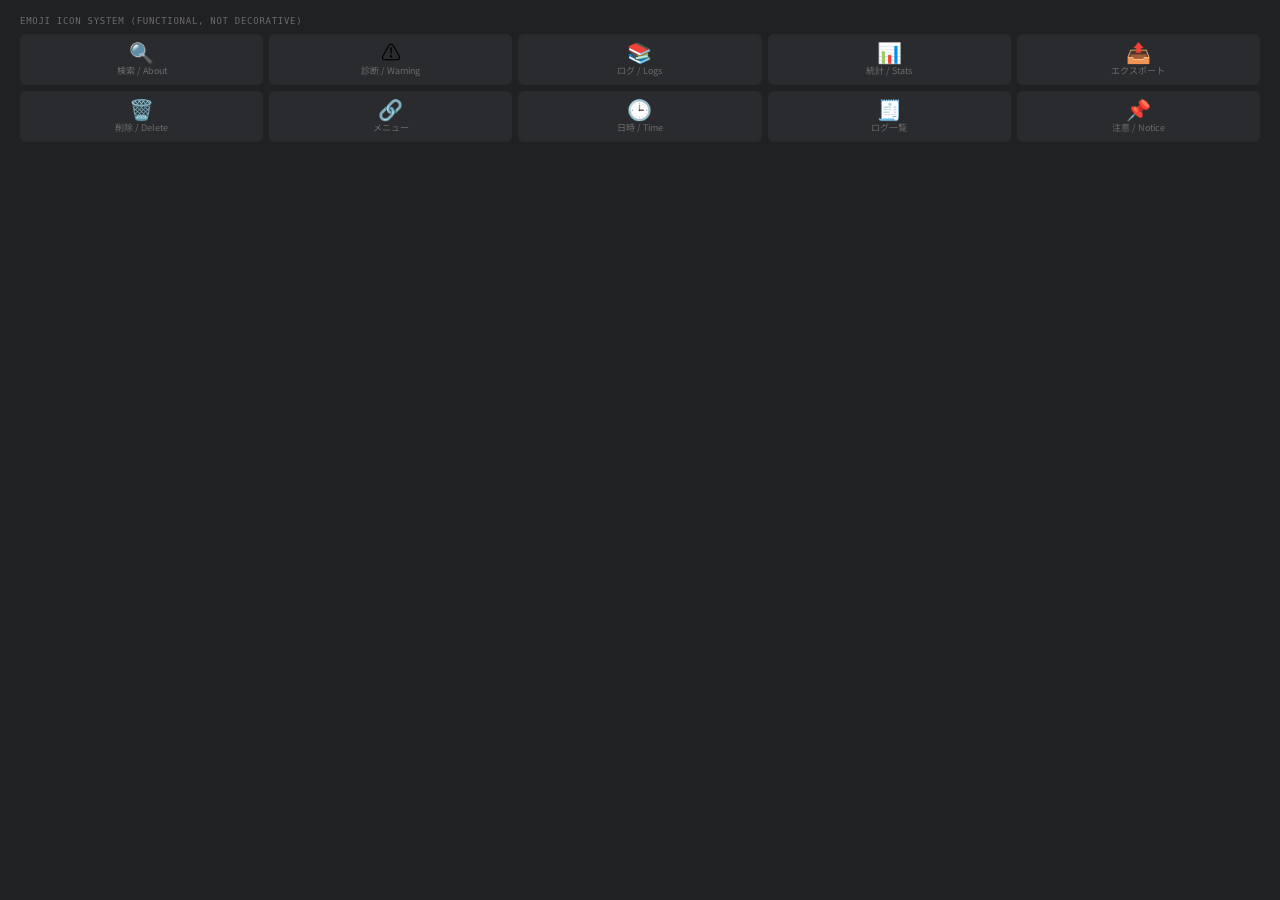
<file: preview/brand-emoji.html>
<!DOCTYPE html>
<html><head><meta charset="UTF-8">
<link href="https://fonts.googleapis.com/css2?family=Noto+Sans+JP:wght@400;500&display=swap" rel="stylesheet">
<style>
  body { margin: 0; background: #202123; font-family: 'Noto Sans JP', sans-serif; padding: 16px 20px; }
  .label { font-size: 9px; color: #6b6b6b; text-transform: uppercase; letter-spacing: 0.08em; font-family: monospace; margin-bottom: 8px; }
  .grid { display: grid; grid-template-columns: repeat(5, 1fr); gap: 6px; }
  .icon-cell { display: flex; flex-direction: column; align-items: center; gap: 4px; padding: 8px 4px; background: #2a2b2e; border-radius: 6px; }
  .emoji { font-size: 20px; line-height: 1; }
  .name { font-size: 9px; color: #6b6b6b; text-align: center; line-height: 1.2; }
</style></head>
<body>
  <div class="label">Emoji icon system (functional, not decorative)</div>
  <div class="grid">
    <div class="icon-cell"><span class="emoji">🔍</span><span class="name">検索 / About</span></div>
    <div class="icon-cell"><span class="emoji">⚠️</span><span class="name">診断 / Warning</span></div>
    <div class="icon-cell"><span class="emoji">📚</span><span class="name">ログ / Logs</span></div>
    <div class="icon-cell"><span class="emoji">📊</span><span class="name">統計 / Stats</span></div>
    <div class="icon-cell"><span class="emoji">📤</span><span class="name">エクスポート</span></div>
    <div class="icon-cell"><span class="emoji">🗑️</span><span class="name">削除 / Delete</span></div>
    <div class="icon-cell"><span class="emoji">🔗</span><span class="name">メニュー</span></div>
    <div class="icon-cell"><span class="emoji">🕒</span><span class="name">日時 / Time</span></div>
    <div class="icon-cell"><span class="emoji">🧾</span><span class="name">ログ一覧</span></div>
    <div class="icon-cell"><span class="emoji">📌</span><span class="name">注意 / Notice</span></div>
  </div>
</body></html>
</file>
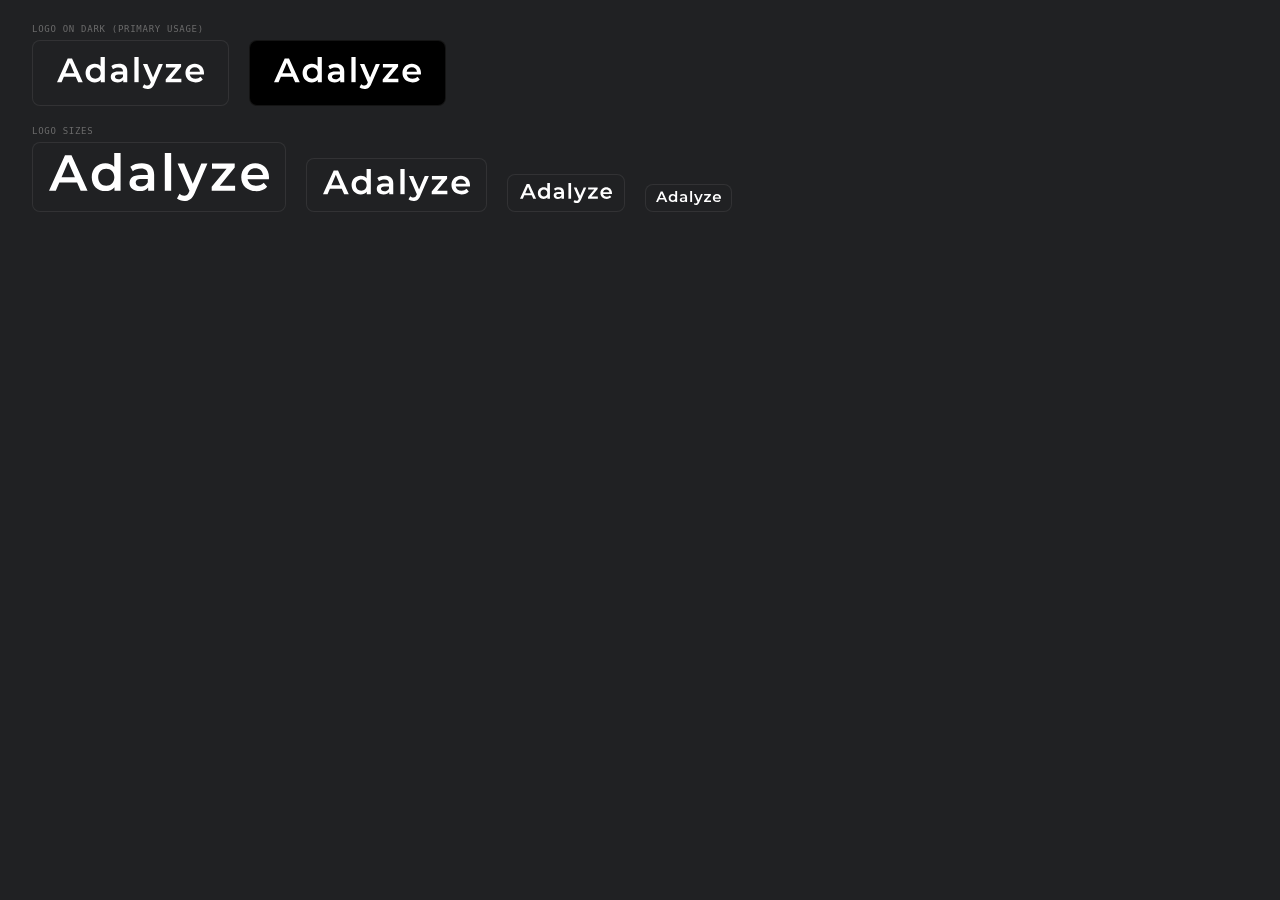
<file: preview/brand-logo.html>
<!DOCTYPE html>
<html><head><meta charset="UTF-8">
<style>
  body { margin: 0; background: #202123; padding: 24px 32px; display: flex; flex-direction: column; gap: 20px; }
  .row { display: flex; gap: 20px; align-items: center; }
  .bg-dark { background: #202123; padding: 16px 24px; border-radius: 8px; border: 1px solid rgba(255,255,255,0.08); }
  .bg-black { background: #000; padding: 16px 24px; border-radius: 8px; border: 1px solid rgba(255,255,255,0.08); }
  .bg-light { background: #f5f5f5; padding: 16px 24px; border-radius: 8px; }
  img { display: block; }
  .label { font-size: 9px; color: #6b6b6b; text-transform: uppercase; letter-spacing: 0.08em; font-family: monospace; margin-bottom: 6px; }
</style></head>
<body>
  <div>
    <div class="label">Logo on dark (primary usage)</div>
    <div class="row">
      <div class="bg-dark"><img src="../assets/logo.svg" height="32" alt="Adalyze"></div>
      <div class="bg-black"><img src="../assets/logo.svg" height="32" alt="Adalyze"></div>
    </div>
  </div>
  <div>
    <div class="label">Logo sizes</div>
    <div class="row" style="align-items:flex-end">
      <div class="bg-dark" style="padding:10px 16px"><img src="../assets/logo.svg" height="48" alt="Adalyze"></div>
      <div class="bg-dark" style="padding:10px 16px"><img src="../assets/logo.svg" height="32" alt="Adalyze"></div>
      <div class="bg-dark" style="padding:8px 12px"><img src="../assets/logo.svg" height="20" alt="Adalyze"></div>
      <div class="bg-dark" style="padding:6px 10px"><img src="../assets/logo.svg" height="14" alt="Adalyze"></div>
    </div>
  </div>
</body></html>
</file>
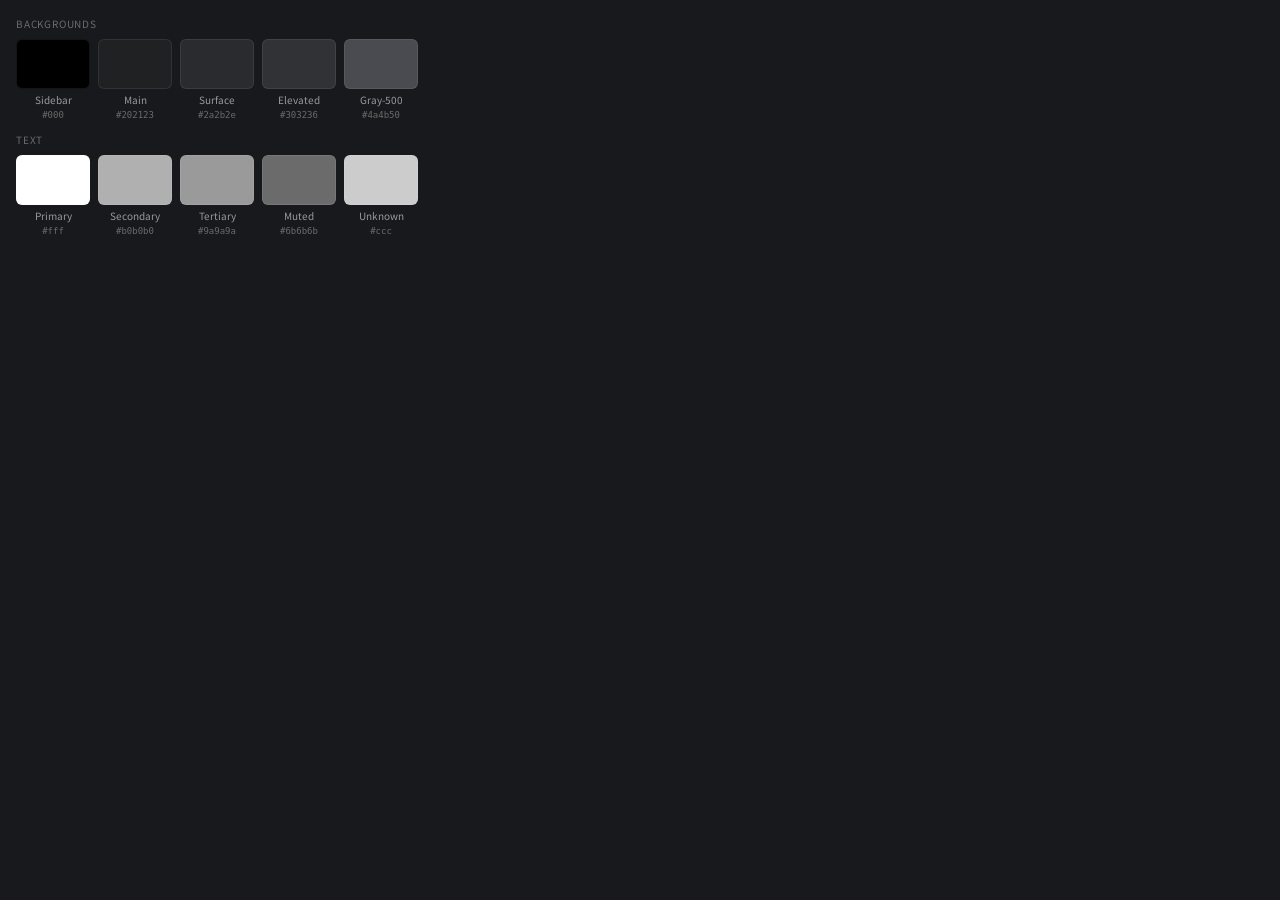
<file: preview/colors-base.html>
<!DOCTYPE html>
<html><head><meta charset="UTF-8">
<link rel="stylesheet" href="../colors_and_type.css">
<style>
  body { margin: 0; background: #18191c; font-family: 'Noto Sans JP', sans-serif; padding: 16px; }
  .row { display: flex; gap: 8px; flex-wrap: wrap; }
  .swatch { display: flex; flex-direction: column; gap: 4px; }
  .chip { width: 72px; height: 48px; border-radius: 6px; border: 1px solid rgba(255,255,255,0.08); }
  .label { font-size: 10px; color: #9a9a9a; text-align: center; line-height: 1.3; }
  .val { font-size: 9px; color: #6b6b6b; text-align: center; font-family: monospace; }
  .section { margin-bottom: 12px; }
  .section-title { font-size: 10px; color: #6b6b6b; text-transform: uppercase; letter-spacing: 0.08em; margin-bottom: 8px; }
</style></head>
<body>
<div class="section">
  <div class="section-title">Backgrounds</div>
  <div class="row">
    <div class="swatch"><div class="chip" style="background:#000"></div><div class="label">Sidebar</div><div class="val">#000</div></div>
    <div class="swatch"><div class="chip" style="background:#202123"></div><div class="label">Main</div><div class="val">#202123</div></div>
    <div class="swatch"><div class="chip" style="background:#2a2b2e"></div><div class="label">Surface</div><div class="val">#2a2b2e</div></div>
    <div class="swatch"><div class="chip" style="background:#303236"></div><div class="label">Elevated</div><div class="val">#303236</div></div>
    <div class="swatch"><div class="chip" style="background:#4a4b50"></div><div class="label">Gray-500</div><div class="val">#4a4b50</div></div>
  </div>
</div>
<div class="section">
  <div class="section-title">Text</div>
  <div class="row">
    <div class="swatch"><div class="chip" style="background:#ffffff"></div><div class="label">Primary</div><div class="val">#fff</div></div>
    <div class="swatch"><div class="chip" style="background:#b0b0b0"></div><div class="label">Secondary</div><div class="val">#b0b0b0</div></div>
    <div class="swatch"><div class="chip" style="background:#9a9a9a"></div><div class="label">Tertiary</div><div class="val">#9a9a9a</div></div>
    <div class="swatch"><div class="chip" style="background:#6b6b6b"></div><div class="label">Muted</div><div class="val">#6b6b6b</div></div>
    <div class="swatch"><div class="chip" style="background:#cccccc"></div><div class="label">Unknown</div><div class="val">#ccc</div></div>
  </div>
</div>
</body></html>
</file>
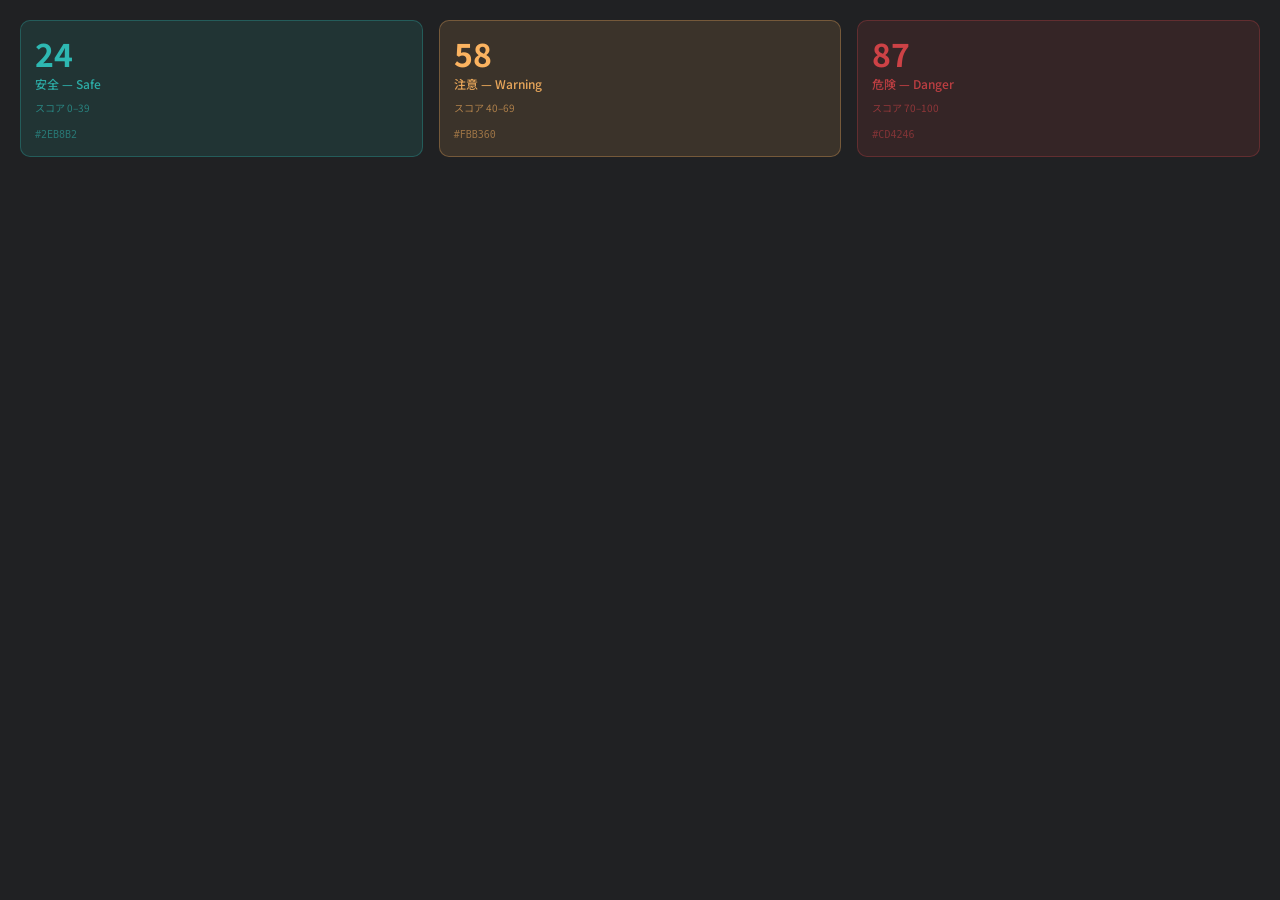
<file: preview/colors-score.html>
<!DOCTYPE html>
<html><head><meta charset="UTF-8">
<link rel="stylesheet" href="../colors_and_type.css">
<style>
  body { margin: 0; background: #202123; font-family: 'Noto Sans JP', sans-serif; padding: 20px; }
  .row { display: flex; gap: 16px; align-items: stretch; }
  .card { flex: 1; border-radius: 10px; padding: 16px 14px; display: flex; flex-direction: column; gap: 6px; }
  .score-num { font-size: 32px; font-weight: 700; line-height: 1; }
  .score-label { font-size: 12px; font-weight: 500; opacity: 0.9; }
  .score-range { font-size: 10px; opacity: 0.6; margin-top: 2px; }
  .hex { font-size: 10px; font-family: monospace; opacity: 0.5; margin-top: auto; padding-top: 8px; }
</style></head>
<body>
<div class="row">
  <div class="card" style="background:rgba(46,184,178,0.12); border:1px solid rgba(46,184,178,0.3)">
    <div class="score-num" style="color:#2EB8B2">24</div>
    <div class="score-label" style="color:#2EB8B2">安全 — Safe</div>
    <div class="score-range" style="color:#2EB8B2">スコア 0–39</div>
    <div class="hex" style="color:#2EB8B2">#2EB8B2</div>
  </div>
  <div class="card" style="background:rgba(251,179,96,0.12); border:1px solid rgba(251,179,96,0.3)">
    <div class="score-num" style="color:#FBB360">58</div>
    <div class="score-label" style="color:#FBB360">注意 — Warning</div>
    <div class="score-range" style="color:#FBB360">スコア 40–69</div>
    <div class="hex" style="color:#FBB360">#FBB360</div>
  </div>
  <div class="card" style="background:rgba(205,66,70,0.12); border:1px solid rgba(205,66,70,0.3)">
    <div class="score-num" style="color:#CD4246">87</div>
    <div class="score-label" style="color:#CD4246">危険 — Danger</div>
    <div class="score-range" style="color:#CD4246">スコア 70–100</div>
    <div class="hex" style="color:#CD4246">#CD4246</div>
  </div>
</div>
</body></html>
</file>
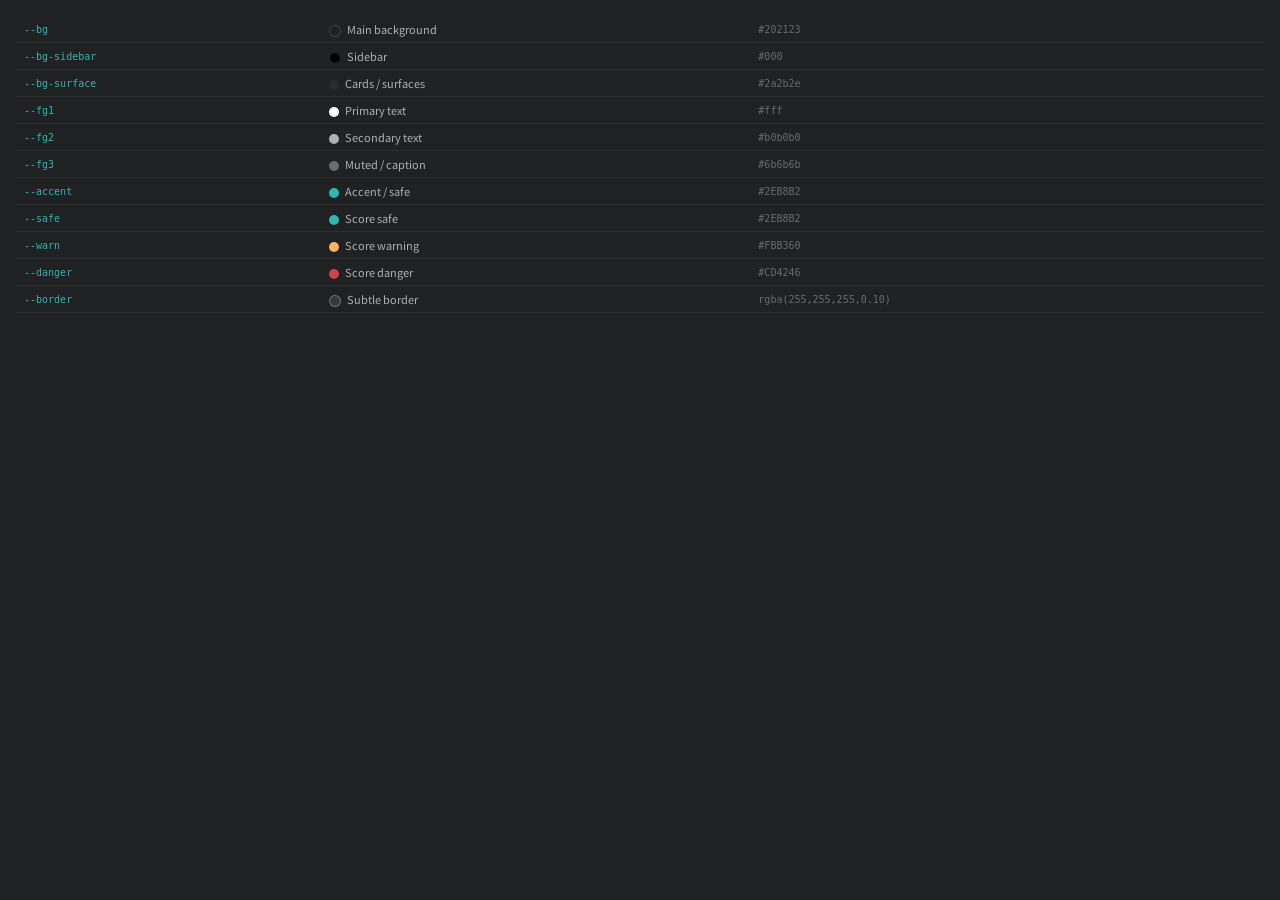
<file: preview/colors-semantic.html>
<!DOCTYPE html>
<html><head><meta charset="UTF-8">
<link rel="stylesheet" href="../colors_and_type.css">
<style>
  body { margin: 0; background: #202123; font-family: 'Noto Sans JP', sans-serif; padding: 16px; }
  table { width: 100%; border-collapse: collapse; font-size: 11px; }
  td { padding: 5px 8px; border-bottom: 1px solid rgba(255,255,255,0.06); color: #b0b0b0; vertical-align: middle; }
  td:first-child { font-family: monospace; color: #2EB8B2; font-size: 10px; }
  td:last-child { font-family: monospace; color: #6b6b6b; font-size: 10px; }
  .dot { display: inline-block; width: 10px; height: 10px; border-radius: 50%; margin-right: 6px; vertical-align: middle; }
</style></head>
<body>
<table>
  <tr><td>--bg</td><td><span class="dot" style="background:#202123;border:1px solid rgba(255,255,255,0.15)"></span>Main background</td><td>#202123</td></tr>
  <tr><td>--bg-sidebar</td><td><span class="dot" style="background:#000;border:1px solid rgba(255,255,255,0.15)"></span>Sidebar</td><td>#000</td></tr>
  <tr><td>--bg-surface</td><td><span class="dot" style="background:#2a2b2e"></span>Cards / surfaces</td><td>#2a2b2e</td></tr>
  <tr><td>--fg1</td><td><span class="dot" style="background:#fff"></span>Primary text</td><td>#fff</td></tr>
  <tr><td>--fg2</td><td><span class="dot" style="background:#b0b0b0"></span>Secondary text</td><td>#b0b0b0</td></tr>
  <tr><td>--fg3</td><td><span class="dot" style="background:#6b6b6b"></span>Muted / caption</td><td>#6b6b6b</td></tr>
  <tr><td>--accent</td><td><span class="dot" style="background:#2EB8B2"></span>Accent / safe</td><td>#2EB8B2</td></tr>
  <tr><td>--safe</td><td><span class="dot" style="background:#2EB8B2"></span>Score safe</td><td>#2EB8B2</td></tr>
  <tr><td>--warn</td><td><span class="dot" style="background:#FBB360"></span>Score warning</td><td>#FBB360</td></tr>
  <tr><td>--danger</td><td><span class="dot" style="background:#CD4246"></span>Score danger</td><td>#CD4246</td></tr>
  <tr><td>--border</td><td><span class="dot" style="background:rgba(255,255,255,0.1);border:1px solid rgba(255,255,255,0.3)"></span>Subtle border</td><td>rgba(255,255,255,0.10)</td></tr>
</table>
</body></html>
</file>
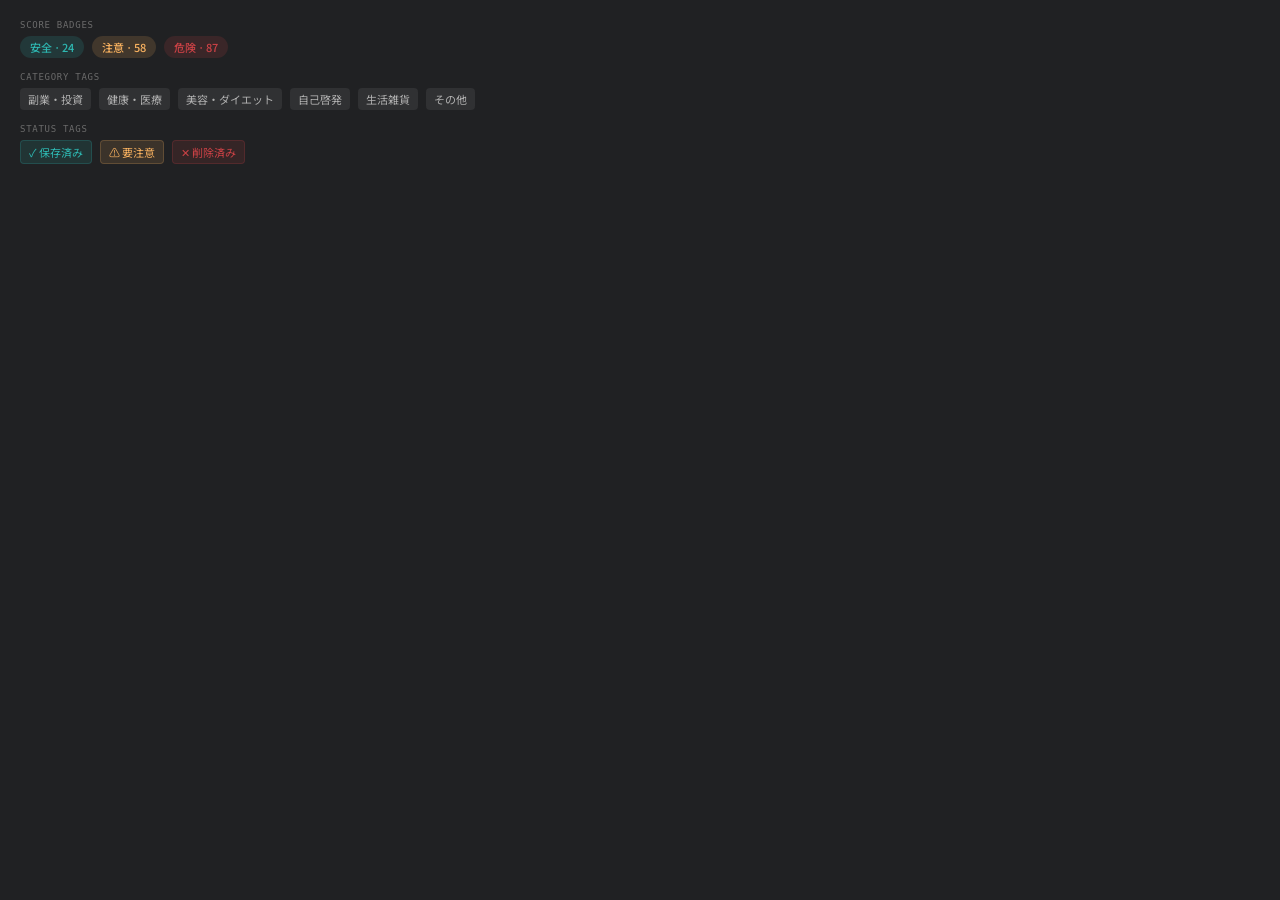
<file: preview/components-badges.html>
<!DOCTYPE html>
<html><head><meta charset="UTF-8">
<link href="https://fonts.googleapis.com/css2?family=Noto+Sans+JP:wght@400;500&display=swap" rel="stylesheet">
<style>
  body { margin: 0; background: #202123; font-family: 'Noto Sans JP', sans-serif; padding: 20px; display: flex; flex-direction: column; gap: 14px; }
  .label { font-size: 9px; color: #6b6b6b; text-transform: uppercase; letter-spacing: 0.08em; margin-bottom: 6px; font-family: monospace; }
  .row { display: flex; gap: 8px; flex-wrap: wrap; align-items: center; }
  .badge { display: inline-flex; align-items: center; gap: 4px; font-size: 11px; font-weight: 500; border-radius: 9999px; padding: 3px 10px; }
  .tag { display: inline-flex; align-items: center; gap: 4px; font-size: 11px; font-weight: 400; border-radius: 4px; padding: 3px 8px; }
</style></head>
<body>
  <div>
    <div class="label">Score badges</div>
    <div class="row">
      <span class="badge" style="background:rgba(46,184,178,0.15);color:#2EB8B2">安全 · 24</span>
      <span class="badge" style="background:rgba(251,179,96,0.15);color:#FBB360">注意 · 58</span>
      <span class="badge" style="background:rgba(205,66,70,0.15);color:#CD4246">危険 · 87</span>
    </div>
  </div>
  <div>
    <div class="label">Category tags</div>
    <div class="row">
      <span class="tag" style="background:rgba(255,255,255,0.07);color:#b0b0b0">副業・投資</span>
      <span class="tag" style="background:rgba(255,255,255,0.07);color:#b0b0b0">健康・医療</span>
      <span class="tag" style="background:rgba(255,255,255,0.07);color:#b0b0b0">美容・ダイエット</span>
      <span class="tag" style="background:rgba(255,255,255,0.07);color:#b0b0b0">自己啓発</span>
      <span class="tag" style="background:rgba(255,255,255,0.07);color:#b0b0b0">生活雑貨</span>
      <span class="tag" style="background:rgba(255,255,255,0.07);color:#b0b0b0">その他</span>
    </div>
  </div>
  <div>
    <div class="label">Status tags</div>
    <div class="row">
      <span class="tag" style="background:rgba(46,184,178,0.12);color:#2EB8B2;border:1px solid rgba(46,184,178,0.2)">✓ 保存済み</span>
      <span class="tag" style="background:rgba(251,179,96,0.12);color:#FBB360;border:1px solid rgba(251,179,96,0.2)">⚠ 要注意</span>
      <span class="tag" style="background:rgba(205,66,70,0.12);color:#CD4246;border:1px solid rgba(205,66,70,0.2)">✕ 削除済み</span>
    </div>
  </div>
</body></html>
</file>
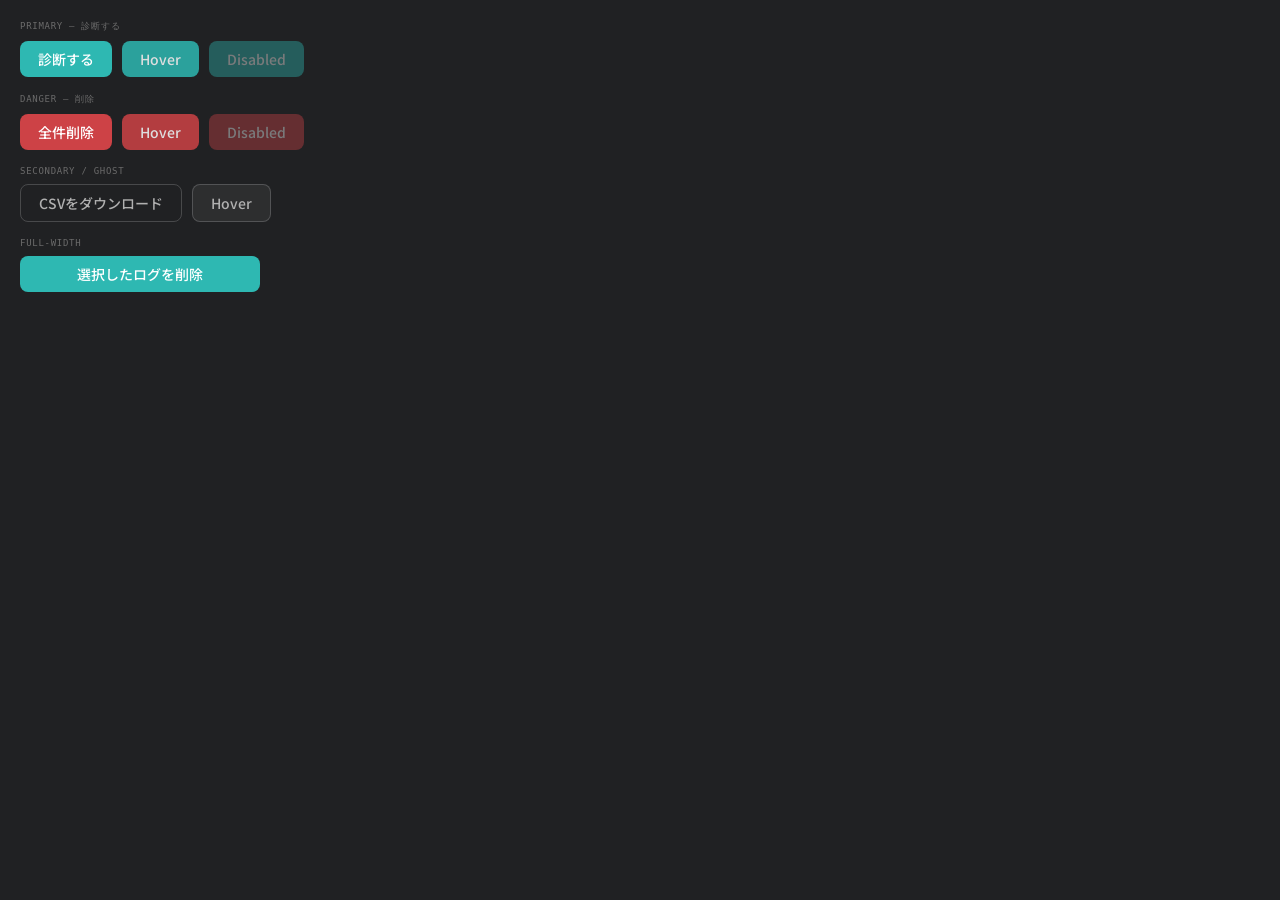
<file: preview/components-buttons.html>
<!DOCTYPE html>
<html><head><meta charset="UTF-8">
<link href="https://fonts.googleapis.com/css2?family=Noto+Sans+JP:wght@400;500;600&display=swap" rel="stylesheet">
<style>
  body { margin: 0; background: #202123; font-family: 'Noto Sans JP', sans-serif; padding: 20px; display: flex; flex-direction: column; gap: 16px; }
  .row { display: flex; gap: 10px; align-items: center; flex-wrap: wrap; }
  .label { font-size: 9px; color: #6b6b6b; text-transform: uppercase; letter-spacing: 0.08em; margin-bottom: 8px; font-family: monospace; }
  button { font-family: 'Noto Sans JP', sans-serif; cursor: pointer; border: none; font-size: 14px; border-radius: 8px; padding: 8px 18px; font-weight: 500; transition: opacity 0.15s; }
  button:hover { opacity: 0.85; }
</style></head>
<body>
  <div>
    <div class="label">Primary — 診断する</div>
    <div class="row">
      <button style="background:#2EB8B2;color:#fff">診断する</button>
      <button style="background:#2EB8B2;color:#fff;opacity:0.85">Hover</button>
      <button style="background:#2EB8B2;color:#fff;opacity:0.4" disabled>Disabled</button>
    </div>
  </div>
  <div>
    <div class="label">Danger — 削除</div>
    <div class="row">
      <button style="background:#CD4246;color:#fff">全件削除</button>
      <button style="background:#CD4246;color:#fff;opacity:0.85">Hover</button>
      <button style="background:#CD4246;color:#fff;opacity:0.4" disabled>Disabled</button>
    </div>
  </div>
  <div>
    <div class="label">Secondary / Ghost</div>
    <div class="row">
      <button style="background:transparent;color:#b0b0b0;border:1px solid rgba(255,255,255,0.18)">CSVをダウンロード</button>
      <button style="background:rgba(255,255,255,0.06);color:#b0b0b0;border:1px solid rgba(255,255,255,0.18)">Hover</button>
    </div>
  </div>
  <div>
    <div class="label">Full-width</div>
    <div style="max-width:240px">
      <button style="background:#2EB8B2;color:#fff;width:100%;display:block;text-align:center">選択したログを削除</button>
    </div>
  </div>
</body></html>
</file>
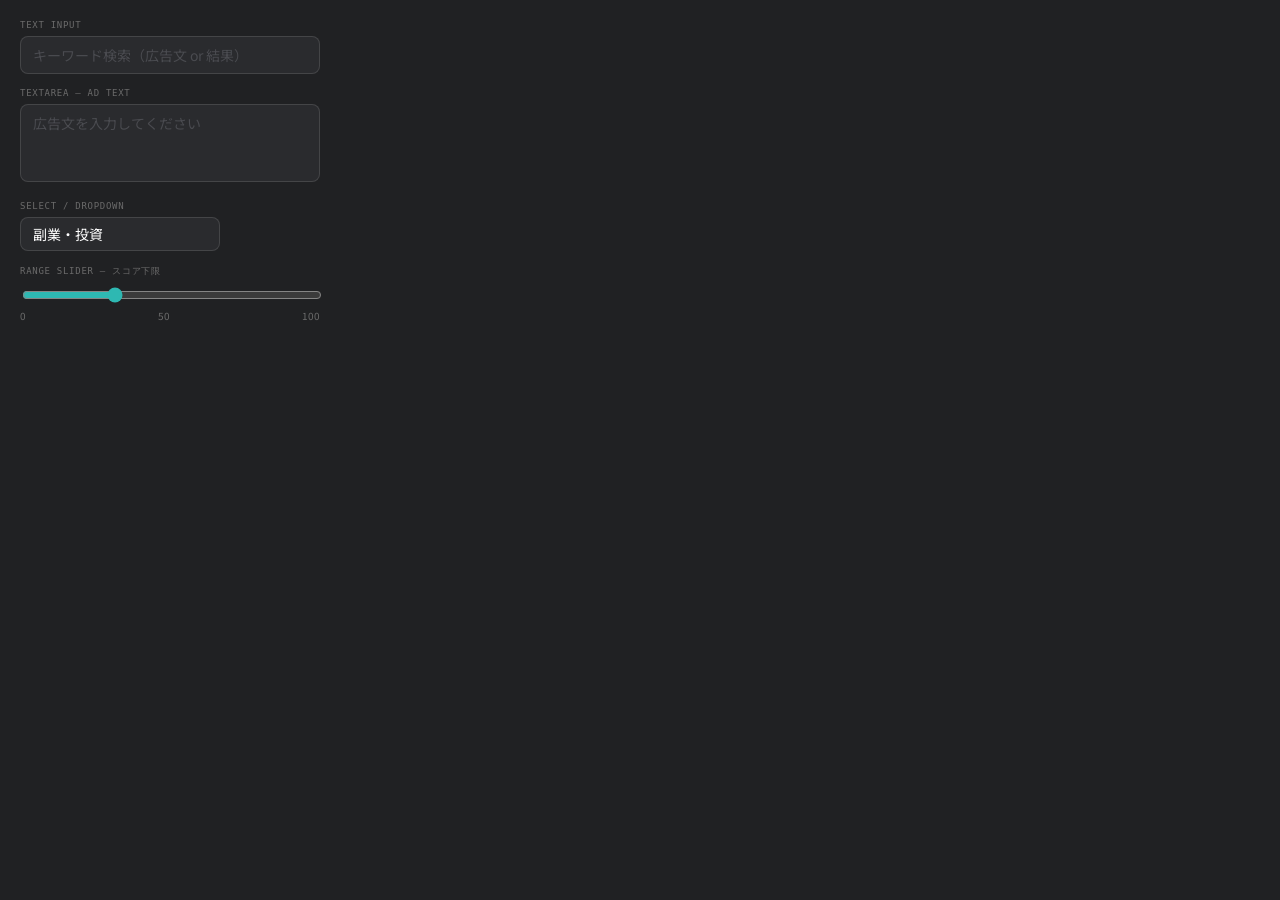
<file: preview/components-inputs.html>
<!DOCTYPE html>
<html><head><meta charset="UTF-8">
<link href="https://fonts.googleapis.com/css2?family=Noto+Sans+JP:wght@400;500&display=swap" rel="stylesheet">
<style>
  body { margin: 0; background: #202123; font-family: 'Noto Sans JP', sans-serif; padding: 20px; display: flex; flex-direction: column; gap: 14px; }
  .label { font-size: 9px; color: #6b6b6b; text-transform: uppercase; letter-spacing: 0.08em; margin-bottom: 6px; font-family: monospace; }
  .field { width: 100%; max-width: 300px; background: #2a2b2e; border: 1px solid rgba(255,255,255,0.12); border-radius: 8px; color: #fff; font-family: 'Noto Sans JP', sans-serif; font-size: 14px; padding: 8px 12px; box-sizing: border-box; outline: none; resize: none; }
  .field:focus { border-color: #2EB8B2; }
  select.field { appearance: none; }
  .field::placeholder { color: #4a4b50; }
  .slider-wrap { max-width: 300px; }
  input[type=range] { width: 100%; accent-color: #2EB8B2; }
  .range-labels { display: flex; justify-content: space-between; font-size: 10px; color: #6b6b6b; }
</style></head>
<body>
  <div>
    <div class="label">Text input</div>
    <input class="field" type="text" placeholder="キーワード検索（広告文 or 結果）" style="width:300px">
  </div>
  <div>
    <div class="label">Textarea — ad text</div>
    <textarea class="field" rows="3" style="width:300px" placeholder="広告文を入力してください"></textarea>
  </div>
  <div>
    <div class="label">Select / Dropdown</div>
    <select class="field" style="width:200px">
      <option>副業・投資</option>
      <option>健康・医療</option>
      <option>美容・ダイエット</option>
      <option>自己啓発</option>
      <option>その他</option>
    </select>
  </div>
  <div class="slider-wrap">
    <div class="label">Range slider — スコア下限</div>
    <input type="range" min="0" max="100" value="30">
    <div class="range-labels"><span>0</span><span>50</span><span>100</span></div>
  </div>
</body></html>
</file>
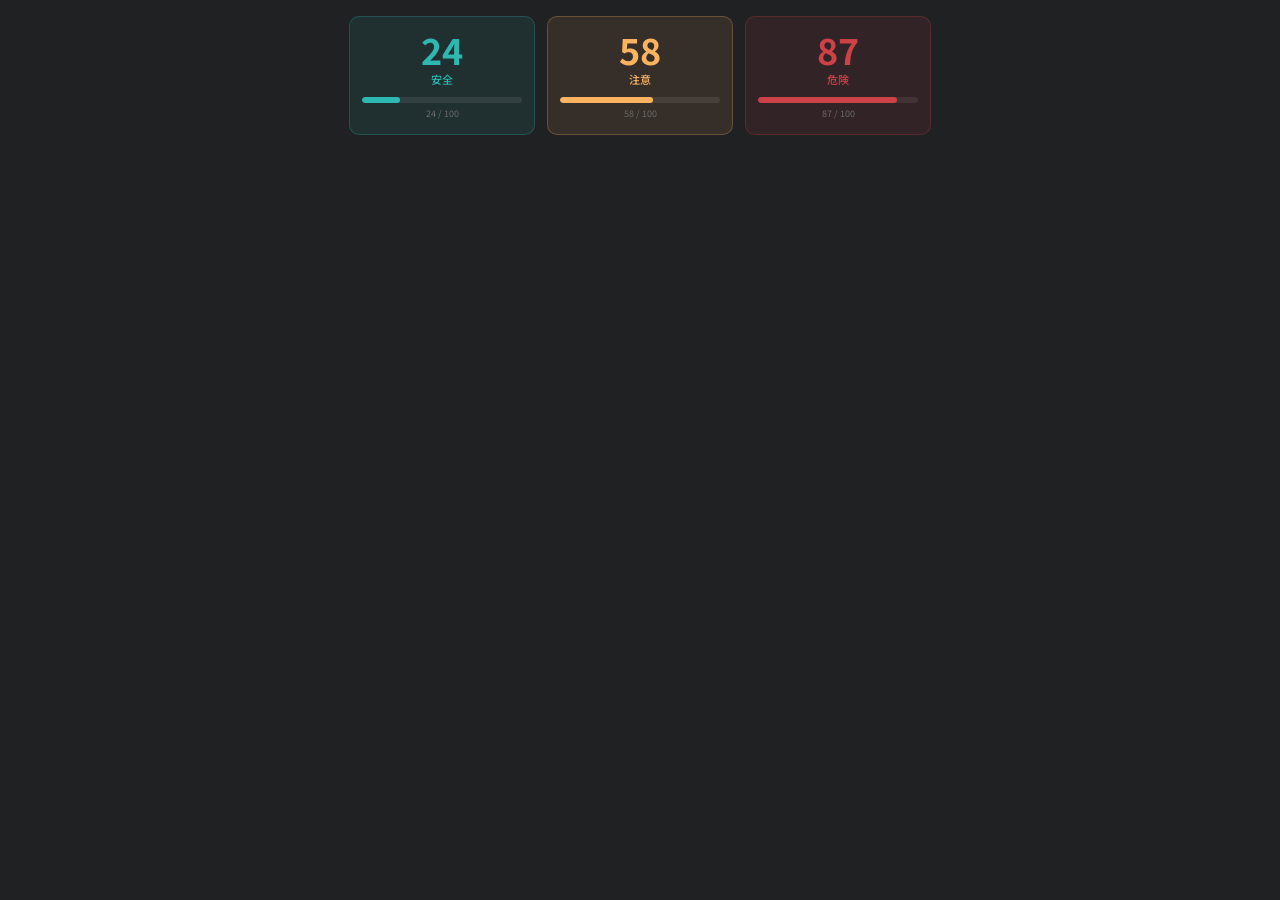
<file: preview/components-score.html>
<!DOCTYPE html>
<html><head><meta charset="UTF-8">
<link href="https://fonts.googleapis.com/css2?family=Noto+Sans+JP:wght@400;500;700&display=swap" rel="stylesheet">
<style>
  body { margin: 0; background: #202123; font-family: 'Noto Sans JP', sans-serif; padding: 16px; }
  .row { display: flex; gap: 12px; justify-content: center; }
  .score-card { flex: 1; max-width: 160px; border-radius: 10px; padding: 14px 12px; text-align: center; }
  .score-num { font-size: 36px; font-weight: 700; line-height: 1; }
  .score-label { font-size: 11px; font-weight: 500; margin-top: 4px; }
  .score-bar-wrap { margin: 10px 0 4px; height: 6px; background: rgba(255,255,255,0.08); border-radius: 3px; overflow: hidden; }
  .score-bar { height: 100%; border-radius: 3px; }
  .score-sub { font-size: 9px; color: #6b6b6b; }
</style></head>
<body>
<div class="row">
  <div class="score-card" style="background:rgba(46,184,178,0.10);border:1px solid rgba(46,184,178,0.25)">
    <div class="score-num" style="color:#2EB8B2">24</div>
    <div class="score-label" style="color:#2EB8B2">安全</div>
    <div class="score-bar-wrap"><div class="score-bar" style="background:#2EB8B2;width:24%"></div></div>
    <div class="score-sub">24 / 100</div>
  </div>
  <div class="score-card" style="background:rgba(251,179,96,0.10);border:1px solid rgba(251,179,96,0.25)">
    <div class="score-num" style="color:#FBB360">58</div>
    <div class="score-label" style="color:#FBB360">注意</div>
    <div class="score-bar-wrap"><div class="score-bar" style="background:#FBB360;width:58%"></div></div>
    <div class="score-sub">58 / 100</div>
  </div>
  <div class="score-card" style="background:rgba(205,66,70,0.10);border:1px solid rgba(205,66,70,0.25)">
    <div class="score-num" style="color:#CD4246">87</div>
    <div class="score-label" style="color:#CD4246">危険</div>
    <div class="score-bar-wrap"><div class="score-bar" style="background:#CD4246;width:87%"></div></div>
    <div class="score-sub">87 / 100</div>
  </div>
</div>
</body></html>
</file>
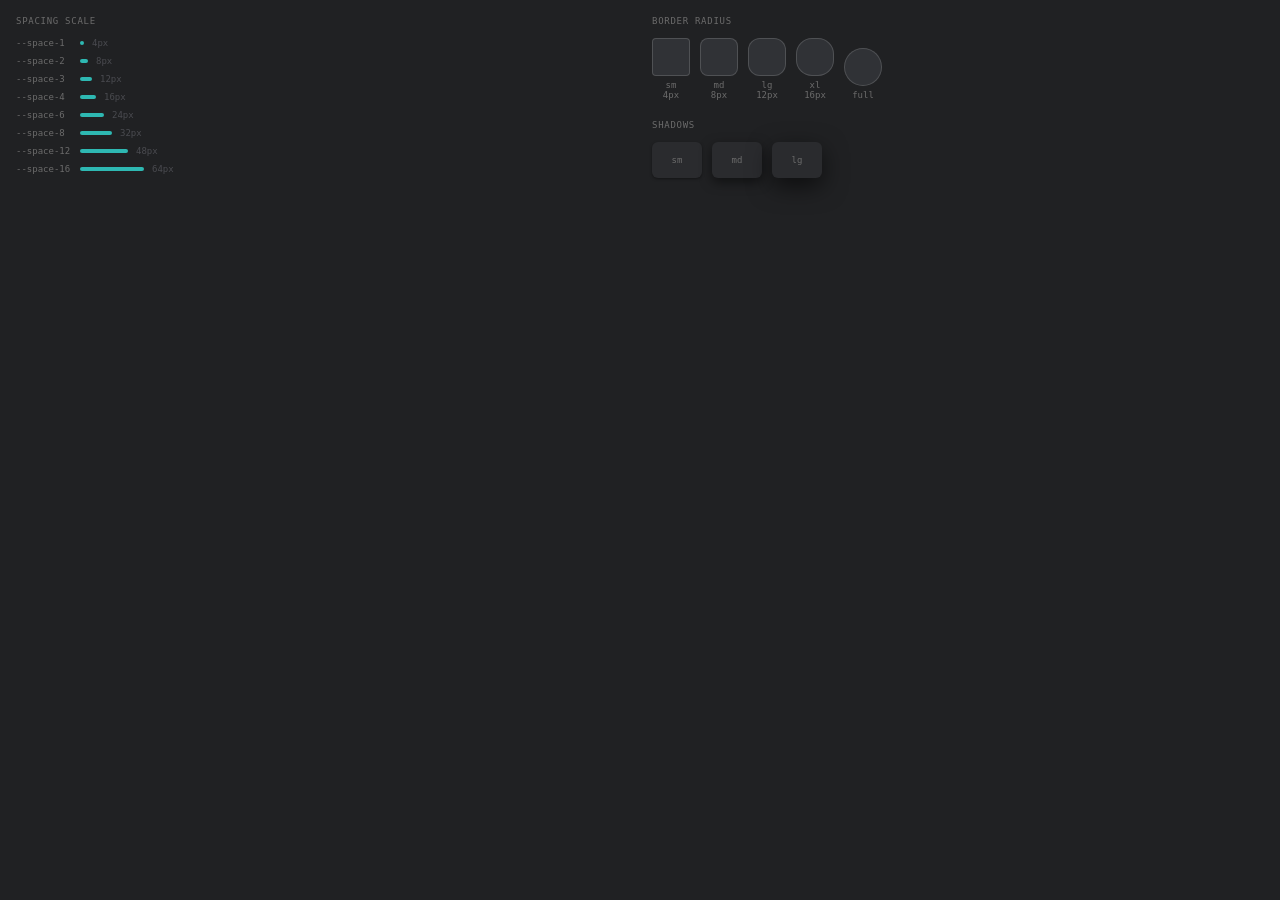
<file: preview/spacing-tokens.html>
<!DOCTYPE html>
<html><head><meta charset="UTF-8">
<link rel="stylesheet" href="../colors_and_type.css">
<link href="https://fonts.googleapis.com/css2?family=Noto+Sans+JP:wght@400;500&display=swap" rel="stylesheet">
<style>
  body { margin: 0; background: #202123; font-family: 'Noto Sans JP', sans-serif; padding: 16px; display: flex; gap: 24px; }
  .col { display: flex; flex-direction: column; gap: 8px; flex: 1; }
  .section-title { font-size: 9px; color: #6b6b6b; text-transform: uppercase; letter-spacing: 0.08em; font-family: monospace; margin-bottom: 4px; }
  .token-row { display: flex; align-items: center; gap: 8px; }
  .bar { height: 4px; background: #2EB8B2; border-radius: 2px; }
  .token-name { font-family: monospace; font-size: 9px; color: #6b6b6b; min-width: 56px; }
  .token-val { font-family: monospace; font-size: 9px; color: #4a4b50; }

  .radius-row { display: flex; gap: 10px; align-items: flex-end; flex-wrap: wrap; }
  .r-box { display: flex; flex-direction: column; align-items: center; gap: 4px; }
  .r-chip { width: 36px; height: 36px; background: #303236; border: 1px solid rgba(255,255,255,0.15); }
  .r-label { font-size: 9px; color: #6b6b6b; font-family: monospace; text-align: center; }
</style></head>
<body>
<div class="col">
  <div class="section-title">Spacing scale</div>
  <div class="token-row"><div class="token-name">--space-1</div><div class="bar" style="width:4px"></div><div class="token-val">4px</div></div>
  <div class="token-row"><div class="token-name">--space-2</div><div class="bar" style="width:8px"></div><div class="token-val">8px</div></div>
  <div class="token-row"><div class="token-name">--space-3</div><div class="bar" style="width:12px"></div><div class="token-val">12px</div></div>
  <div class="token-row"><div class="token-name">--space-4</div><div class="bar" style="width:16px"></div><div class="token-val">16px</div></div>
  <div class="token-row"><div class="token-name">--space-6</div><div class="bar" style="width:24px"></div><div class="token-val">24px</div></div>
  <div class="token-row"><div class="token-name">--space-8</div><div class="bar" style="width:32px"></div><div class="token-val">32px</div></div>
  <div class="token-row"><div class="token-name">--space-12</div><div class="bar" style="width:48px"></div><div class="token-val">48px</div></div>
  <div class="token-row"><div class="token-name">--space-16</div><div class="bar" style="width:64px"></div><div class="token-val">64px</div></div>
</div>
<div class="col">
  <div class="section-title">Border radius</div>
  <div class="radius-row">
    <div class="r-box"><div class="r-chip" style="border-radius:4px"></div><div class="r-label">sm<br>4px</div></div>
    <div class="r-box"><div class="r-chip" style="border-radius:8px"></div><div class="r-label">md<br>8px</div></div>
    <div class="r-box"><div class="r-chip" style="border-radius:12px"></div><div class="r-label">lg<br>12px</div></div>
    <div class="r-box"><div class="r-chip" style="border-radius:16px"></div><div class="r-label">xl<br>16px</div></div>
    <div class="r-box"><div class="r-chip" style="border-radius:9999px"></div><div class="r-label">full</div></div>
  </div>

  <div class="section-title" style="margin-top:12px">Shadows</div>
  <div style="display:flex;gap:10px;flex-wrap:wrap">
    <div style="width:50px;height:36px;background:#2a2b2e;border-radius:6px;box-shadow:0 1px 3px rgba(0,0,0,0.4);display:flex;align-items:center;justify-content:center">
      <span style="font-size:9px;color:#6b6b6b;font-family:monospace">sm</span>
    </div>
    <div style="width:50px;height:36px;background:#2a2b2e;border-radius:6px;box-shadow:0 4px 12px rgba(0,0,0,0.5);display:flex;align-items:center;justify-content:center">
      <span style="font-size:9px;color:#6b6b6b;font-family:monospace">md</span>
    </div>
    <div style="width:50px;height:36px;background:#2a2b2e;border-radius:6px;box-shadow:0 8px 24px rgba(0,0,0,0.6);display:flex;align-items:center;justify-content:center">
      <span style="font-size:9px;color:#6b6b6b;font-family:monospace">lg</span>
    </div>
  </div>
</div>
</body></html>
</file>
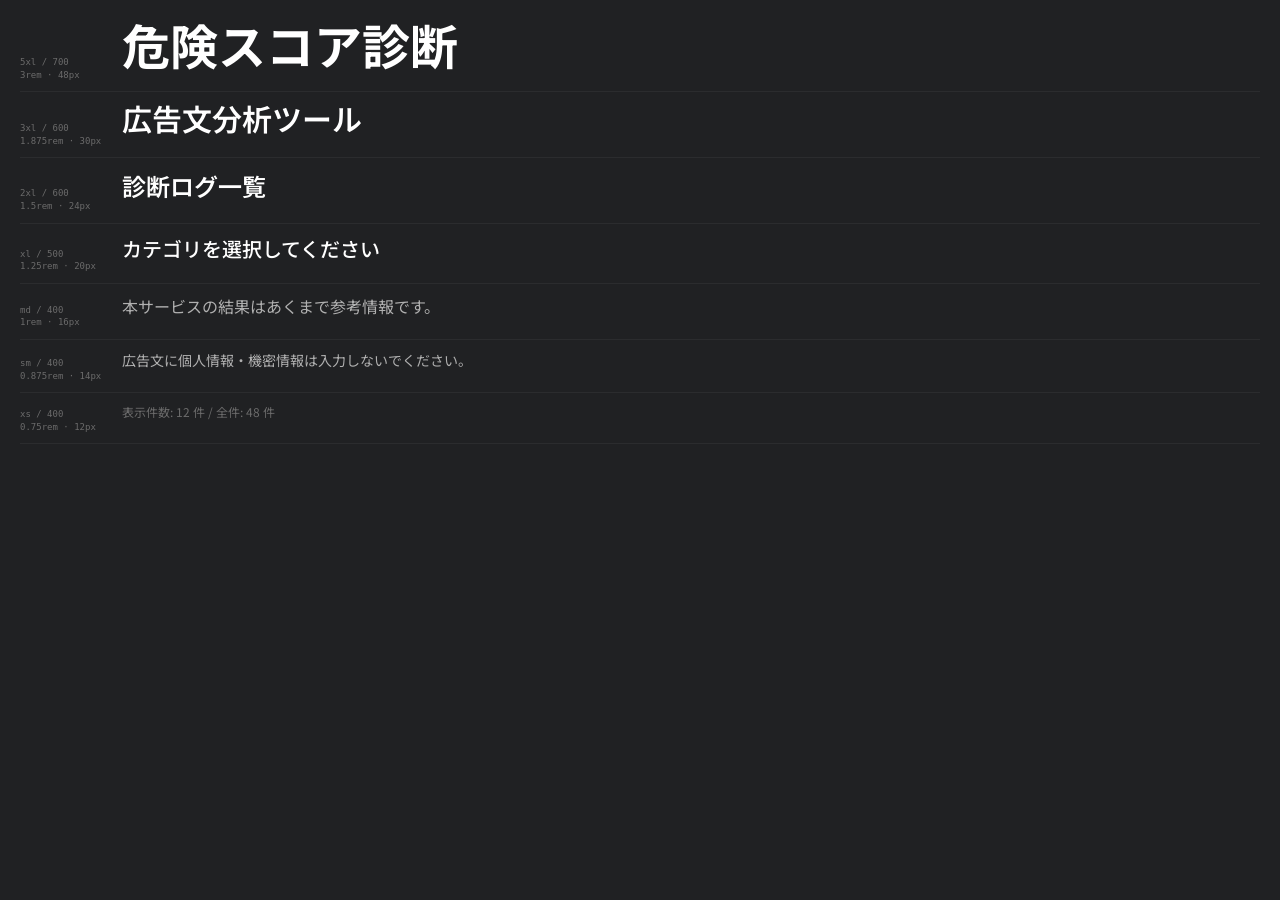
<file: preview/type-scale.html>
<!DOCTYPE html>
<html><head><meta charset="UTF-8">
<link rel="stylesheet" href="../colors_and_type.css">
<link href="https://fonts.googleapis.com/css2?family=Noto+Sans+JP:wght@300;400;500;600;700&display=swap" rel="stylesheet">
<style>
  body { margin: 0; background: #202123; font-family: 'Noto Sans JP', sans-serif; padding: 20px; }
  .row { display: flex; flex-direction: column; gap: 10px; }
  .specimen { display: flex; align-items: baseline; gap: 12px; border-bottom: 1px solid rgba(255,255,255,0.05); padding-bottom: 10px; }
  .meta { font-size: 9px; color: #6b6b6b; font-family: monospace; min-width: 90px; flex-shrink: 0; line-height: 1.4; }
</style></head>
<body>
<div class="row">
  <div class="specimen">
    <div class="meta">5xl / 700<br>3rem · 48px</div>
    <div style="font-size:3rem;font-weight:700;color:#fff;line-height:1">危険スコア診断</div>
  </div>
  <div class="specimen">
    <div class="meta">3xl / 600<br>1.875rem · 30px</div>
    <div style="font-size:1.875rem;font-weight:600;color:#fff;line-height:1.1">広告文分析ツール</div>
  </div>
  <div class="specimen">
    <div class="meta">2xl / 600<br>1.5rem · 24px</div>
    <div style="font-size:1.5rem;font-weight:600;color:#fff">診断ログ一覧</div>
  </div>
  <div class="specimen">
    <div class="meta">xl / 500<br>1.25rem · 20px</div>
    <div style="font-size:1.25rem;font-weight:500;color:#fff">カテゴリを選択してください</div>
  </div>
  <div class="specimen">
    <div class="meta">md / 400<br>1rem · 16px</div>
    <div style="font-size:1rem;font-weight:400;color:#b0b0b0">本サービスの結果はあくまで参考情報です。</div>
  </div>
  <div class="specimen">
    <div class="meta">sm / 400<br>0.875rem · 14px</div>
    <div style="font-size:0.875rem;font-weight:400;color:#b0b0b0">広告文に個人情報・機密情報は入力しないでください。</div>
  </div>
  <div class="specimen">
    <div class="meta">xs / 400<br>0.75rem · 12px</div>
    <div style="font-size:0.75rem;font-weight:400;color:#6b6b6b">表示件数: 12 件 / 全件: 48 件</div>
  </div>
</div>
</body></html>
</file>
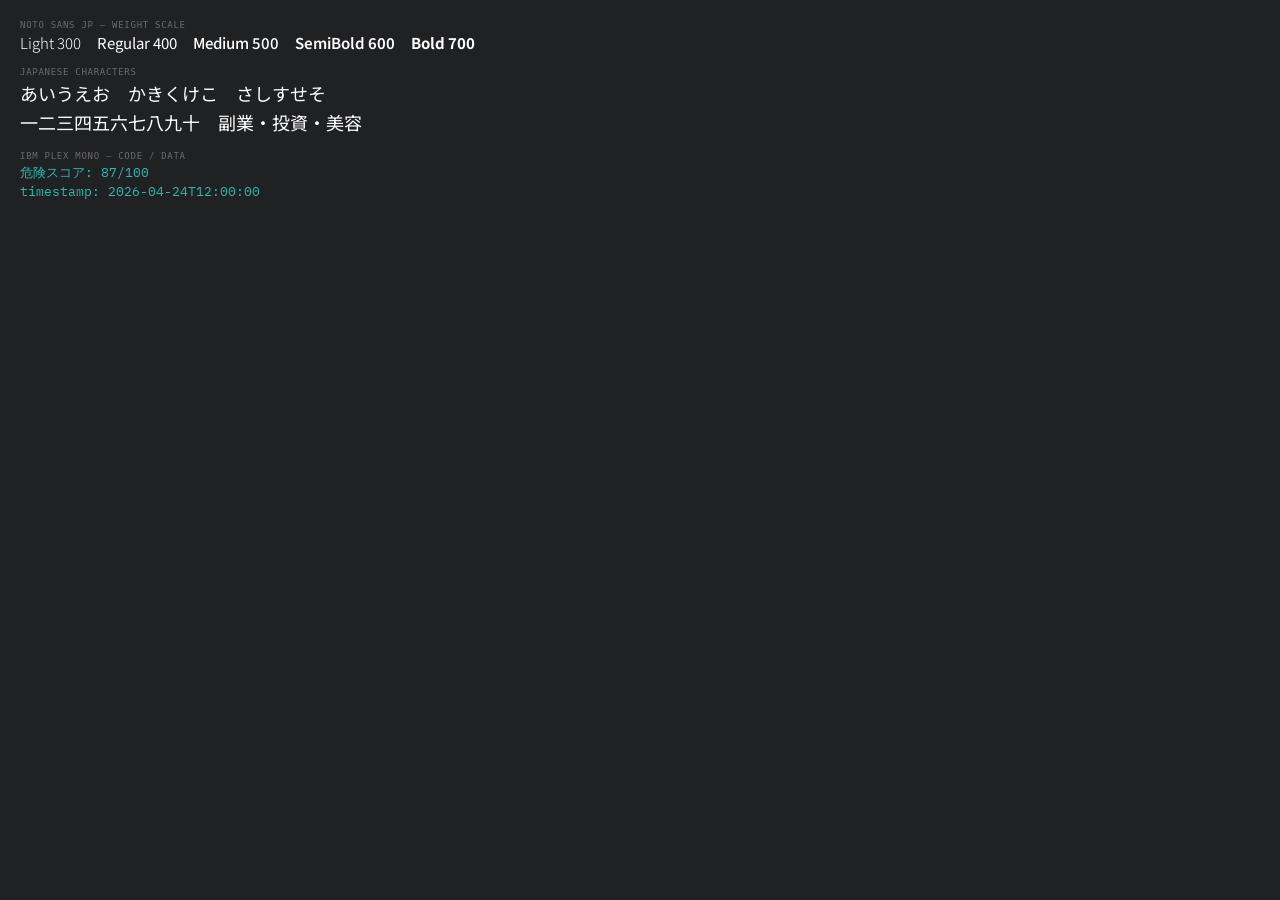
<file: preview/type-specimens.html>
<!DOCTYPE html>
<html><head><meta charset="UTF-8">
<link href="https://fonts.googleapis.com/css2?family=Noto+Sans+JP:wght@300;400;500;600;700&family=IBM+Plex+Mono&display=swap" rel="stylesheet">
<style>
  body { margin: 0; background: #202123; font-family: 'Noto Sans JP', sans-serif; padding: 20px; display: flex; flex-direction: column; gap: 14px; }
  .block { display: flex; flex-direction: column; gap: 2px; }
  .label { font-size: 9px; color: #6b6b6b; text-transform: uppercase; letter-spacing: 0.08em; font-family: monospace; }
  .weights { display: flex; gap: 16px; align-items: baseline; flex-wrap: wrap; }
  .w { color: #fff; font-size: 15px; }
</style></head>
<body>
  <div class="block">
    <div class="label">Noto Sans JP — weight scale</div>
    <div class="weights">
      <span class="w" style="font-weight:300">Light 300</span>
      <span class="w" style="font-weight:400">Regular 400</span>
      <span class="w" style="font-weight:500">Medium 500</span>
      <span class="w" style="font-weight:600">SemiBold 600</span>
      <span class="w" style="font-weight:700">Bold 700</span>
    </div>
  </div>
  <div class="block">
    <div class="label">Japanese characters</div>
    <div style="font-size:18px;color:#fff;font-weight:400;line-height:1.6">あいうえお　かきくけこ　さしすせそ<br>一二三四五六七八九十　副業・投資・美容</div>
  </div>
  <div class="block">
    <div class="label">IBM Plex Mono — code / data</div>
    <div style="font-family:'IBM Plex Mono',monospace;font-size:13px;color:#2EB8B2;line-height:1.5">危険スコア: 87/100<br>timestamp: 2026-04-24T12:00:00</div>
  </div>
</body></html>
</file>
<file: colors_and_type.css>
/*
 * Adalyze Design System — Colors & Typography Tokens
 * Source: MMMokka/Adalyze (GitHub)
 * Font: IBM Plex Sans JP via Google Fonts
 */

@import url('https://fonts.googleapis.com/css2?family=Noto+Sans+JP:wght@300;400;500;600;700&display=swap');

/* ─────────────────────────────────────────
   BASE COLOR TOKENS
───────────────────────────────────────── */
:root {
  /* Backgrounds */
  --color-bg-main:        #202123;
  --color-bg-sidebar:     #000000;
  --color-bg-surface:     #2a2b2e;
  --color-bg-elevated:    #303236;

  /* Text */
  --color-text-primary:   #ffffff;
  --color-text-secondary: #b0b0b0;
  --color-text-muted:     #6b6b6b;
  --color-text-inverse:   #202123;

  /* Score / Semantic */
  --color-score-safe:     #2EB8B2;
  --color-score-warn:     #FBB360;
  --color-score-danger:   #CD4246;
  --color-score-unknown:  #CCCCCC;

  /* Score bg tints (10% opacity) */
  --color-score-safe-tint:   rgba(46, 184, 178, 0.12);
  --color-score-warn-tint:   rgba(251, 179, 96,  0.12);
  --color-score-danger-tint: rgba(205, 66,  70,  0.12);

  /* Borders */
  --color-border:         rgba(255, 255, 255, 0.10);
  --color-border-strong:  rgba(255, 255, 255, 0.20);

  /* Interactive */
  --color-accent:         #2EB8B2;
  --color-accent-hover:   #26a09a;

  /* Neutrals scale */
  --color-gray-900: #000000;
  --color-gray-800: #202123;
  --color-gray-700: #2a2b2e;
  --color-gray-600: #303236;
  --color-gray-500: #4a4b50;
  --color-gray-400: #6b6b6b;
  --color-gray-300: #9a9a9a;
  --color-gray-200: #b0b0b0;
  --color-gray-100: #cccccc;
  --color-gray-050: #f5f5f5;
}

/* ─────────────────────────────────────────
   SEMANTIC COLOR VARS (aliased)
───────────────────────────────────────── */
:root {
  --bg:           var(--color-bg-main);
  --bg-sidebar:   var(--color-bg-sidebar);
  --bg-surface:   var(--color-bg-surface);
  --fg1:          var(--color-text-primary);
  --fg2:          var(--color-text-secondary);
  --fg3:          var(--color-text-muted);
  --accent:       var(--color-accent);
  --border:       var(--color-border);
  --safe:         var(--color-score-safe);
  --warn:         var(--color-score-warn);
  --danger:       var(--color-score-danger);
}

/* ─────────────────────────────────────────
   TYPOGRAPHY TOKENS
───────────────────────────────────────── */
:root {
  /* Font families */
  --font-sans:   'Noto Sans JP', sans-serif;
  --font-mono:   'IBM Plex Mono', 'Courier New', monospace;

  /* Base */
  --font-size-base: 16px;
  --line-height-base: 1.6;

  /* Scale */
  --text-xs:   0.75rem;   /* 12px */
  --text-sm:   0.875rem;  /* 14px */
  --text-md:   1rem;      /* 16px */
  --text-lg:   1.125rem;  /* 18px */
  --text-xl:   1.25rem;   /* 20px */
  --text-2xl:  1.5rem;    /* 24px */
  --text-3xl:  1.875rem;  /* 30px */
  --text-4xl:  2.25rem;   /* 36px */
  --text-5xl:  3rem;      /* 48px */

  /* Weights */
  --weight-light:    300;
  --weight-regular:  400;
  --weight-medium:   500;
  --weight-semibold: 600;
  --weight-bold:     700;
}

/* ─────────────────────────────────────────
   SEMANTIC TYPE VARS
───────────────────────────────────────── */
:root {
  --h1: var(--font-sans); /* 2.25rem / bold */
  --h2: var(--font-sans); /* 1.875rem / semibold */
  --h3: var(--font-sans); /* 1.5rem / semibold */
  --h4: var(--font-sans); /* 1.25rem / medium */
  --p:  var(--font-sans); /* 1rem / regular */
  --caption: var(--font-sans); /* 0.75rem / regular, muted */
  --code: var(--font-mono); /* 0.875rem */
}

/* ─────────────────────────────────────────
   SPACING TOKENS
───────────────────────────────────────── */
:root {
  --space-1:  0.25rem;   /* 4px */
  --space-2:  0.5rem;    /* 8px */
  --space-3:  0.75rem;   /* 12px */
  --space-4:  1rem;      /* 16px */
  --space-5:  1.25rem;   /* 20px */
  --space-6:  1.5rem;    /* 24px */
  --space-8:  2rem;      /* 32px */
  --space-10: 2.5rem;    /* 40px */
  --space-12: 3rem;      /* 48px */
  --space-16: 4rem;      /* 64px */

  /* Border radius */
  --radius-sm: 4px;
  --radius-md: 8px;   /* primary — buttons, inputs */
  --radius-lg: 12px;
  --radius-xl: 16px;
  --radius-full: 9999px;

  /* Shadows */
  --shadow-sm: 0 1px 3px rgba(0,0,0,0.4);
  --shadow-md: 0 4px 12px rgba(0,0,0,0.5);
  --shadow-lg: 0 8px 24px rgba(0,0,0,0.6);
}
</file>
